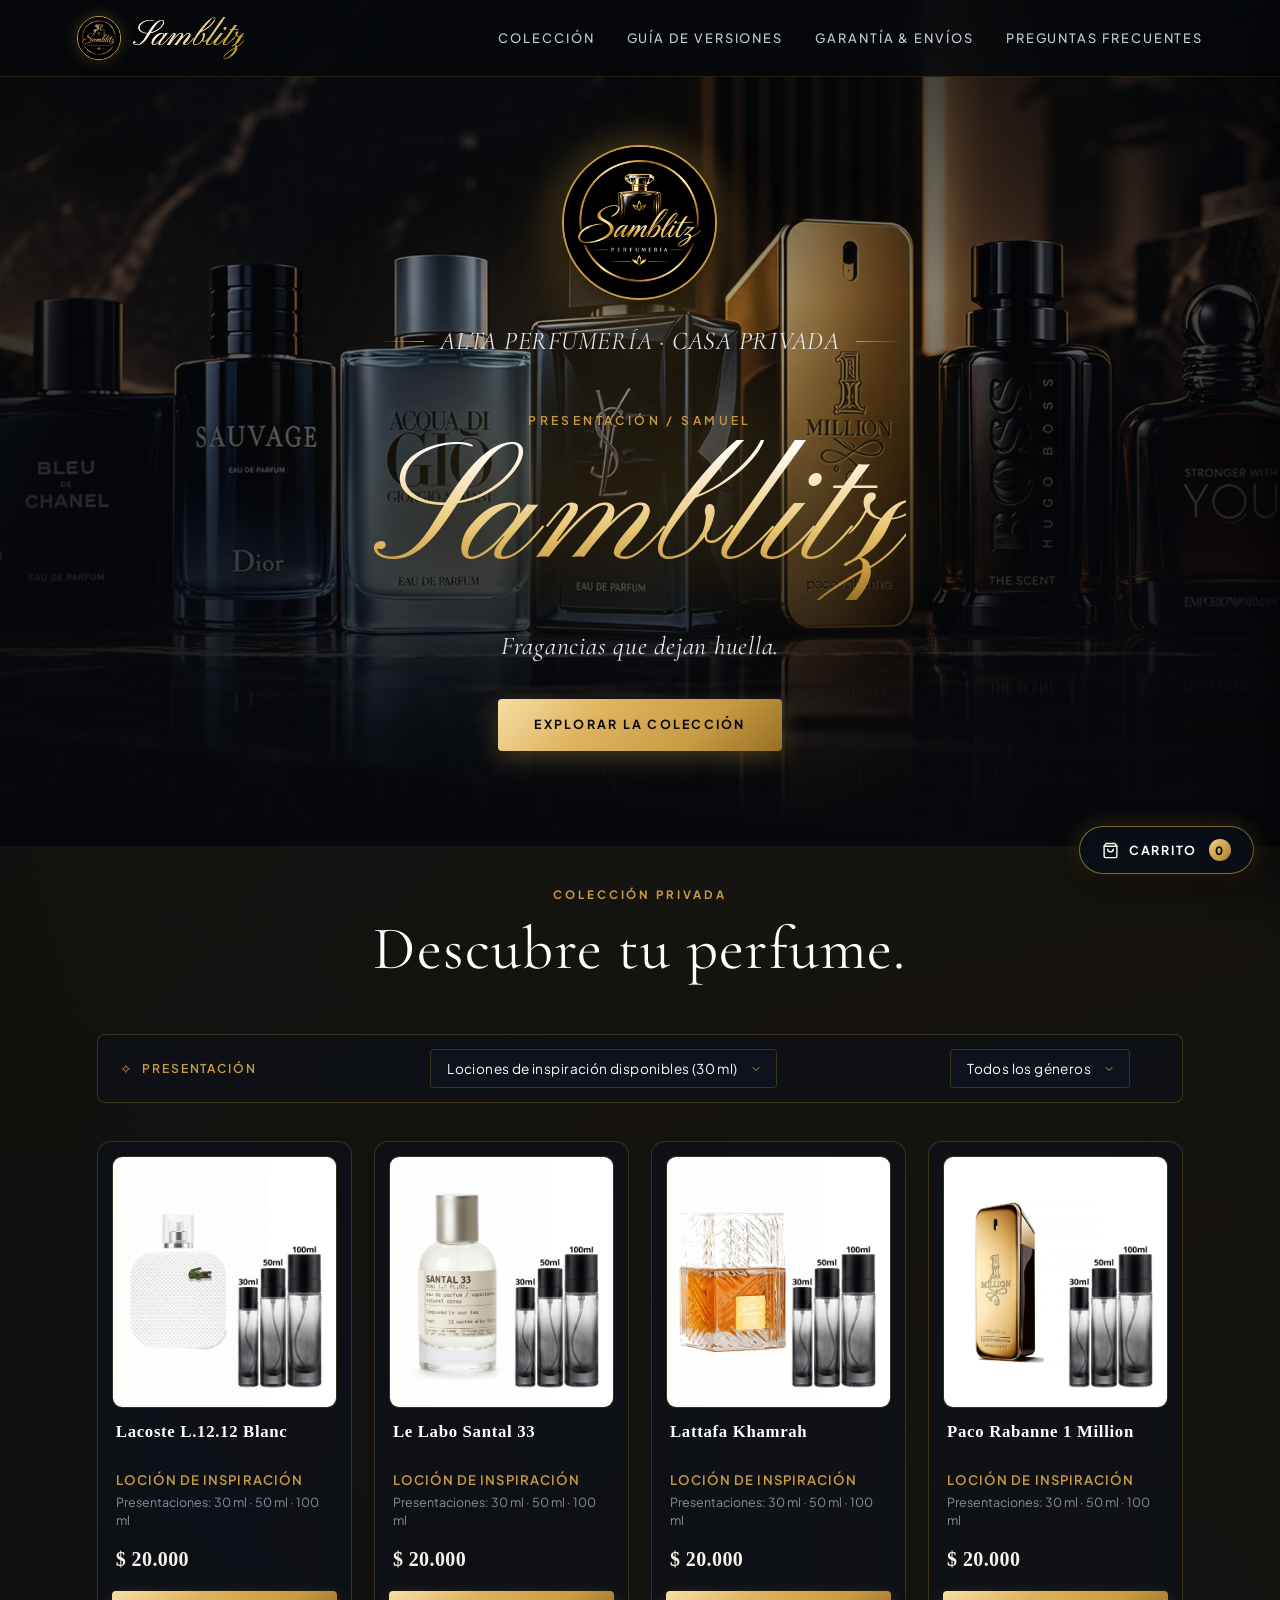
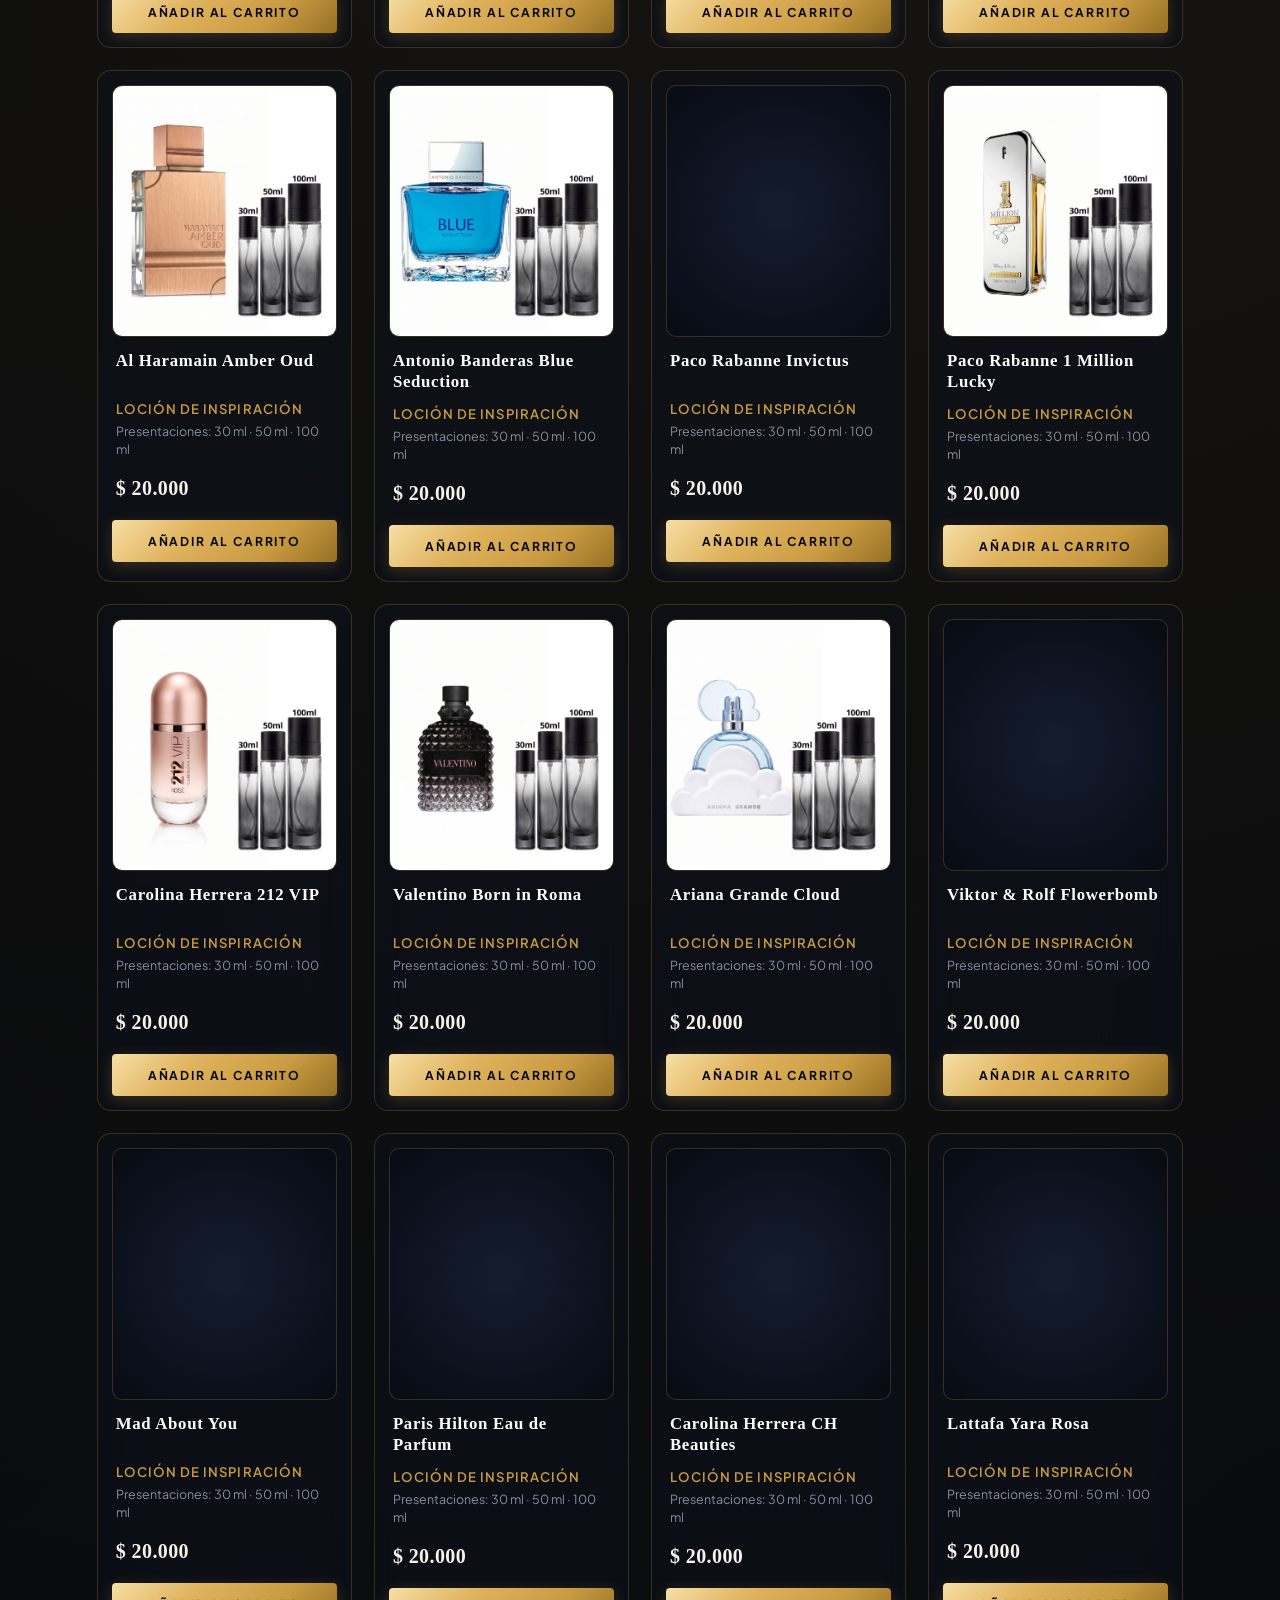
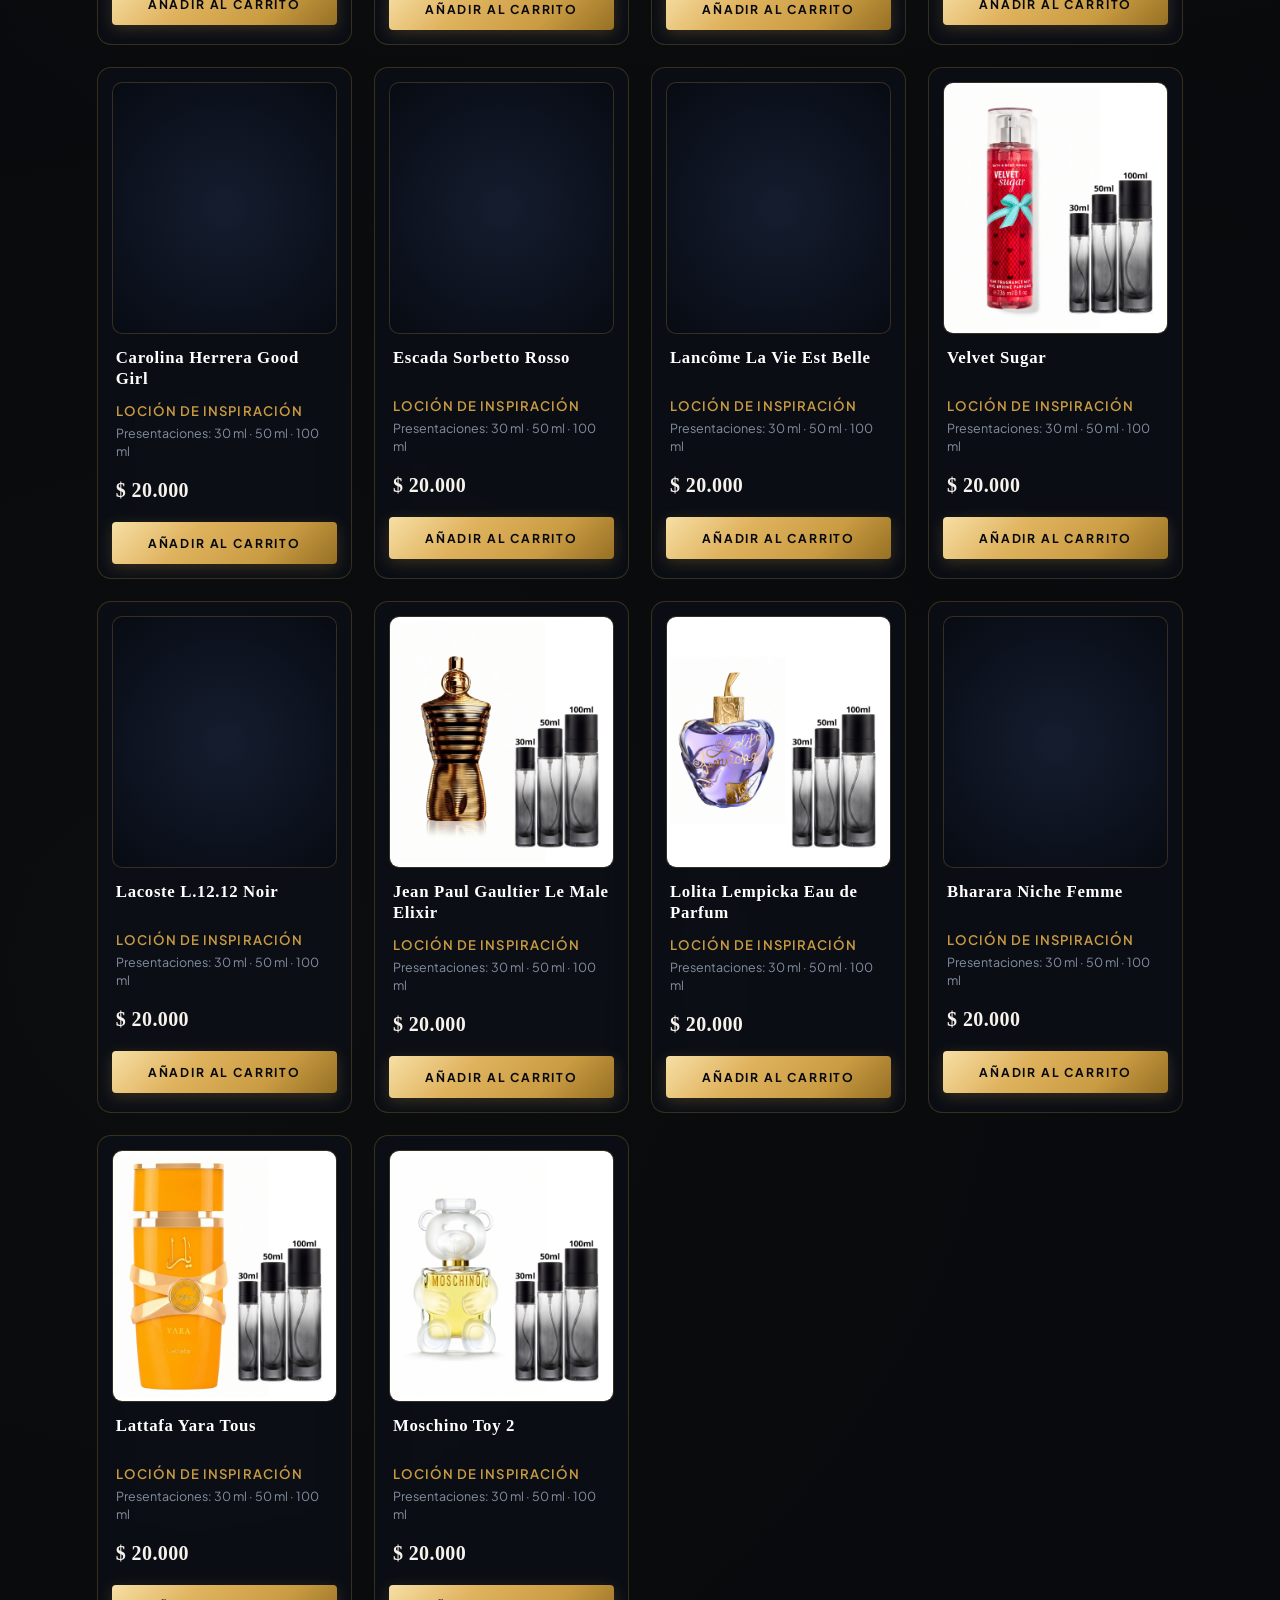
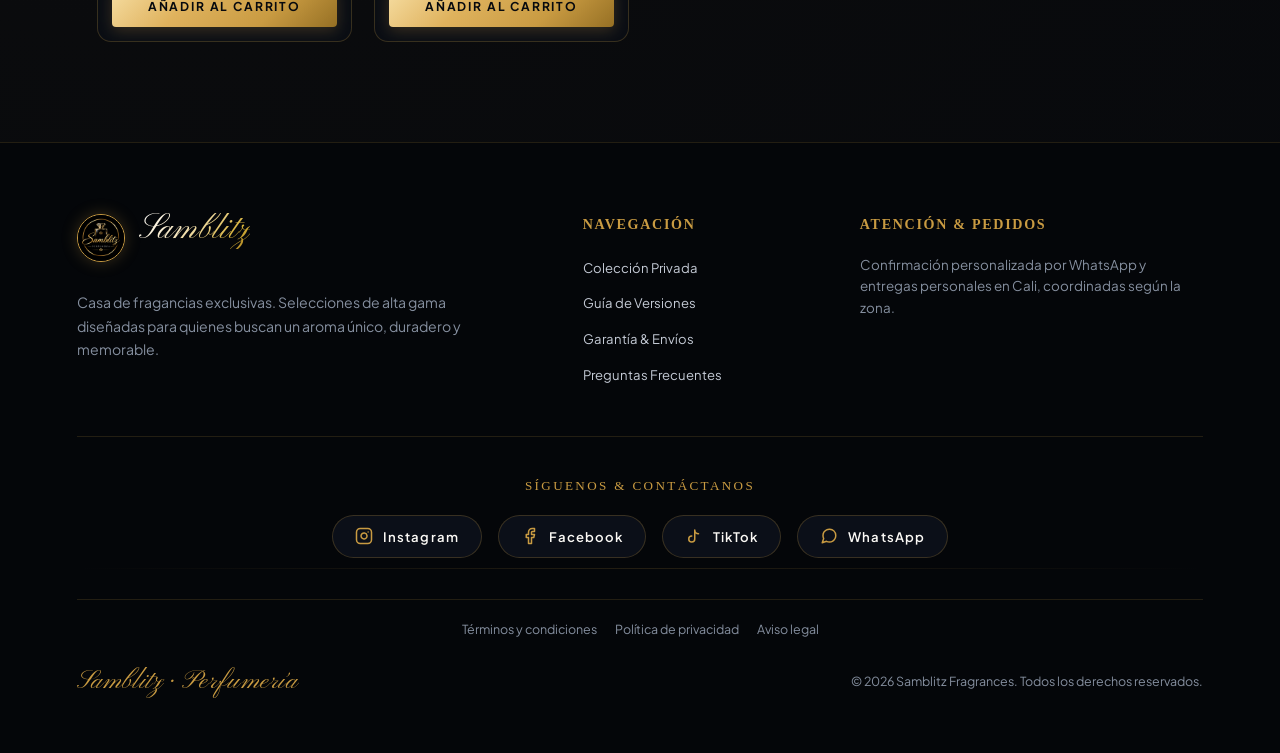
<file: index.html>
<!doctype html>
<html lang="es">
<head>
  <meta charset="UTF-8"/>
  <meta name="viewport" content="width=device-width, initial-scale=1.0"/>
  <title>Samblitz | Perfumes y lociones en Cali — Inspiraciones, decants y originales</title>
  <meta name="description" content="Compra perfumes y lociones en Cali con Samblitz: inspiraciones olfativas, decants y fragancias originales. Explora nuestra colección privada y recibe atención personalizada por WhatsApp."/>
  <meta name="keywords" content="perfumes en Cali, lociones en Cali, inspiraciones olfativas, decants de perfumes, perfumes originales, fragancias masculinas, fragancias femeninas, perfumes unisex, Samblitz"/>
  <meta name="author" content="Samblitz Perfumería"/>
  <meta name="robots" content="index, follow, max-image-preview:large"/>
  <link rel="canonical" href="https://muelinmuelin.github.io/samblitz/"/>
  <link rel="icon" type="image/png" href="./assets/samblitz-favicon.png"/>
  <link rel="apple-touch-icon" href="./assets/samblitz-favicon.png"/>
  <meta name="theme-color" content="#080a0f"/>
  <meta property="og:type" content="website"/>
  <meta property="og:title" content="Samblitz | Perfumes y lociones en Cali"/>
  <meta property="og:description" content="Inspiraciones olfativas, decants y perfumes originales. Encuentra tu fragancia ideal y compra en Cali."/>
  <meta property="og:url" content="https://muelinmuelin.github.io/samblitz/"/>
  <meta property="og:image" content="https://muelinmuelin.github.io/samblitz/assets/products/paco_rabanne_1_million.webp"/>
  <meta name="twitter:card" content="summary_large_image"/>
  <script type="application/ld+json">
  {
    "@context":"https://schema.org",
    "@type":"Store",
    "name":"Samblitz Perfumería",
    "url":"https://muelinmuelin.github.io/samblitz/",
    "logo":"https://muelinmuelin.github.io/samblitz/assets/logo.png",
    "description":"Perfumes, lociones, inspiraciones olfativas y decants en Cali.",
    "telephone":"+573163571026",
    "priceRange":"$20.000–$200.000",
    "address":{"@type":"PostalAddress","addressLocality":"Cali","addressRegion":"Valle del Cauca","addressCountry":"CO"},
    "areaServed":{"@type":"City","name":"Cali"},
    "sameAs":["https://wa.me/573163571026"]
  }
  </script>
  <link rel="dns-prefetch" href="https://fonts.googleapis.com">
  <link rel="dns-prefetch" href="https://fonts.gstatic.com">
  <link rel="preconnect" href="https://fonts.googleapis.com">
  <link rel="preconnect" href="https://fonts.gstatic.com" crossorigin>
  <link rel="stylesheet" href="https://fonts.googleapis.com/css2?family=Cormorant+Garamond:ital,wght@0,400;0,600;1,400&family=Pinyon+Script&family=Plus+Jakarta+Sans:wght@300;400;500;600;700&display=swap"/>
  <link rel="stylesheet" href="./styles.css"/>
  <style>
    @media (max-width: 768px){.mobile-menu-toggle{display:inline-flex!important;align-items:center;justify-content:center;position:relative;z-index:50;flex:0 0 42px}.nav-container{position:relative}.nav-links.is-open{display:flex!important}}
  </style>
</head>
<body>
  <a class="skip-link" href="#productos">Saltar al contenido</a>
  <!-- Global Luxury Header -->
  <header class="nav">
    <div class="nav-container">
      <a href="#top" class="brand">
        <img src="./assets/logo.webp" alt="Samblitz Perfumería Logo" class="brand-logo-img" width="40" height="40" fetchpriority="high"/>
        <span class="brand-text">Samblitz</span>
      </a>
      <nav class="nav-links">
        <a href="#productos" data-view="productos">Colección</a>
        <a href="#versiones" data-view="versiones">Guía de Versiones</a>
        <a href="#garantia" data-view="garantia">Garantía & Envíos</a>
        <a href="#faq" data-view="faq">Preguntas Frecuentes</a>
      </nav>
      <button class="mobile-menu-toggle" id="mobileMenuToggle" aria-label="Abrir menú" aria-expanded="false">☰</button>
    </div>
  </header>

  <main id="top">
    <!-- Hero Section -->
    <section class="hero">
      <div class="hero-shade"></div>
      <div class="hero-radial"></div>
      <div class="hero-copy">
        <div class="hero-logo-wrap">
          <img src="./assets/logo.webp" alt="Samblitz Perfumería" class="hero-emblem" width="120" height="120" fetchpriority="high"/>
        </div>
        <div class="hero-crest">
          <span class="crest-line"></span>
          <span class="crest-tag">ALTA PERFUMERÍA · CASA PRIVADA</span>
          <span class="crest-line"></span>
        </div>
        <p>PRESENTACIÓN / SAMUEL</p>
        <h1>Samblitz</h1>
        <span>Fragancias que dejan huella.</span>
        <div class="hero-cta-wrap">
          <a href="#productos" class="hero-btn" data-view="productos">Explorar la Colección</a>
        </div>
      </div>
    </section>

    <!-- Products Collection Section -->
    <section class="collection" id="productos">
      <div class="collection-header">
        <p class="eyebrow">COLECCIÓN PRIVADA</p>
        <h2>Descubre tu perfume.</h2>
      </div>
      <div class="filter-bar">
        <div class="filter-label-group">
          <span class="filter-icon">✧</span>
          <label for="typeFilter">Presentación</label>
        </div>
        <div class="select-wrapper">
          <select id="typeFilter">
            <option value="replica">Lociones de inspiración disponibles (30 ml)</option>
            <option value="calidad">Calidad 1.1 disponible (100 ml)</option>
            <option value="all">Ver Colección Completa</option>
          </select>
        </div>
        <div class="select-wrapper">
          <select id="genderFilter" aria-label="Filtrar por género">
            <option value="all">Todos los géneros</option>
            <option value="Hombre">Hombre</option>
            <option value="Mujer">Mujer</option>
            <option value="Unisex">Unisex</option>
          </select>
        </div>
      </div>
      <div id="products" class="grid"></div>
      <noscript>
        <div class="seo-catalog"><h3>Perfumes disponibles en Cali</h3><p>Lacoste L.12.12 Blanc · Santal 33 · Khamrah · 1 Million · Amber Oud · Blue Seduction · Invictus · 1 Million Lucky · 212 VIP · Born in Roma · Cloud · Flowerbomb · Mad About You · Paris Hilton · CH Beauties · Yara · Good Girl · Sorbetto Rosso · La Vie Est Belle · Velvet Sugar · L.12.12 Noir · Le Male Elixir · Lolita Lempicka · Bharara Niche Femme · Yara Tous · Moschino Toy 2.</p></div>
      </noscript>
    </section>

    <!-- Detail View Section (rendered dynamically by app.js) -->
    <section id="detail" class="detail" hidden></section>

    <!-- Guía de Versiones & Concentraciones (Dedicated Category Section - Standalone View) -->
    <section class="versions-section view-section" id="versiones" hidden>
      <div class="section-container">
        <div class="section-head text-center">
          <p class="eyebrow">CURADURÍA & CATEGORÍAS</p>
          <h2>Guía de Versiones.</h2>
          <p class="section-sub">Conoce la diferencia entre cada una de las presentaciones que manejamos en Samblitz.</p>
        </div>
        <div class="versions-grid">
          <article class="version-card">
            <div class="version-badge">NUESTRA ESPECIALIDAD · DISPONIBLE AHORA</div>
            <h3>¿Qué son nuestras Inspiraciones Olfativas?</h3>
            <p class="version-subline">Formulación Premium de Alta Comparabilidad</p>
            <p class="version-body">Son fragancias desarrolladas con finas esencias importadas, diseñadas para recrear con máxima fidelidad la composición de los perfumes de diseñador más icónicos. Te ofrecen una fijación garantizada de 8 a 12 horas y un balance insuperable entre elegancia y precio accesible.</p>
            <div class="version-features">
              <span>✦ Presentaciones disponibles: 30 ml · 50 ml · 100 ml</span>
            </div>
          </article>

          <article class="version-card">
            <div class="version-badge muted">GRADO PREMIUM · LA MÁXIMA EXPERIENCIA</div>
            <h3>¿Qué es la Calidad 1.1?</h3>
            <p class="version-subline">Alta Perfumería · Fidelidad Absoluta</p>
            <p class="version-body">Constituyen la cima de la fidelidad aromática. Ofrecen una recreación exacta de la pirámide olfativa (notas de salida, corazón y fondo) junto con la misma presentación original: frasco, tapa, atomizador, caja y empaque son idénticos en diseño, peso y acabados al producto original.</p>
            <div class="version-features">
              <span>◈ Presentación: Formato idéntico al original con empaque y frasco</span>
              <span>◈ Rendimiento: Máxima complejidad aromática, evolución y fijación de larga duración</span>
            </div>
          </article>

          <article class="version-card">
            <div class="version-badge muted">SELLO OFICIAL · AUTENTICIDAD GARANTIZADA</div>
            <h3>¿Qué son los Perfumes Originales?</h3>
            <p class="version-subline">Marcas Internacionales · 100% Auténticos</p>
            <p class="version-body">Fragancias legítimas de las Casas de Perfumería más prestigiosas del mundo. Se entregan en su caja original sellada de fábrica y código de lote totalmente verificable para tu tranquilidad.</p>
            <div class="version-features">
              <span>◈ Garantía: Autenticidad absoluta en cada compra</span>
              <span>◈ Presentación: Empaque oficial de fábrica sellado de origen</span>
            </div>
          </article>

          <article class="version-card">
            <div class="version-badge muted">MUESTRAS PORTÁTILES · TU COLECCIÓN COMPACTA</div>
            <h3>¿Qué son los Decants?</h3>
            <p class="version-subline">Perfumería de Bolsillo · 100% Fragancia Pura</p>
            <p class="version-body">Porciones de fragancia extraídas directamente del frasco original y envasadas en frascos de vidrio. La opción perfecta para viajar, probar cómo reacciona la fragancia en tu piel o crear una colección variada sin comprar la botella entera.</p>
            <div class="version-features">
              <span>◈ Presentaciones y rendimiento:</span>
              <span>5 ml: ~75 atomizaciones · 10 ml: ~150 atomizaciones · 15 ml: ~220 atomizaciones</span>
            </div>
          </article>
        </div>
      </div>
    </section>

    <!-- Garantía y Envíos (Expanded Section - Standalone View) -->
    <section class="guarantee-section view-section" id="garantia" hidden>
      <div class="section-container">
        <div class="section-head text-center">
          <p class="eyebrow">ENTREGA & ACOMPAÑAMIENTO</p>
          <h2>Entregas y Atención.</h2>
          <p class="section-sub">Coordinamos personalmente tu pedido y resolvemos tus inquietudes para que recibas tu perfume en Cali con tranquilidad.</p>
        </div>
        <div class="guarantee-grid">
          <div class="guarantee-card">
            <div class="guarantee-icon">✦</div>
            <h4>Fijación & Maceración Prolongada</h4>
            <p>Cuidamos la preparación de cada fragancia y seleccionamos presentaciones pensadas para ofrecer una estela agradable, equilibrada y duradera durante el día.</p>
          </div>
          <div class="guarantee-card">
            <div class="guarantee-icon">◈</div>
            <h4>Entregas Personales en Cali</h4>
            <p>Realizamos entregas personales en Cali. El tiempo puede variar según la zona, la disponibilidad y la coordinación del pedido.</p>
          </div>
          <div class="guarantee-card">
            <div class="guarantee-icon">✦</div>
            <h4>Confirmación y Atención Personalizada</h4>
            <p>Confirmamos contigo los productos, tu nombre y la dirección de entrega. También atendemos tus inquietudes y te orientamos para elegir la fragancia adecuada.</p>
          </div>
        </div>
      </div>
    </section>

    <!-- Preguntas Frecuentes (FAQ Section - Standalone View) -->
    <section class="faq-section view-section" id="faq" hidden>
      <div class="section-container">
        <div class="section-head text-center">
          <p class="eyebrow">RESOLVEMOS TUS DUDAS</p>
          <h2>Preguntas Frecuentes.</h2>
          <p class="section-sub">Todo lo que necesitas saber para realizar tu pedido con total seguridad.</p>
        </div>
        <div class="faq-list">
          <details class="faq-item" open>
            <summary class="faq-question">
              <span>¿Cómo realizo y confirmo mi compra?</span>
              <span class="faq-chevron"></span>
            </summary>
            <div class="faq-answer">
              <p>Es muy sencillo: exploras nuestra colección privada, seleccionas la fragancia que deseas y la añades al carrito. Luego abres tu bolsa y presionas <strong>«Confirmar compra por WhatsApp»</strong>. Se abrirá automáticamente un chat con nosotros con el resumen de tu pedido para coordinar tus datos de despacho y pago.</p>
            </div>
          </details>

          <details class="faq-item">
            <summary class="faq-question">
              <span>¿Cuánto tiempo tarda en llegar mi pedido?</span>
              <span class="faq-chevron"></span>
            </summary>
            <div class="faq-answer">
              <p>Realizamos entregas personales en Cali. El tiempo de entrega puede variar según la zona y la coordinación del pedido; confirmaremos contigo el momento de entrega por WhatsApp.</p>
            </div>
          </details>

          <details class="faq-item">
            <summary class="faq-question">
              <span>¿Cuáles son los medios de pago disponibles?</span>
              <span class="faq-chevron"></span>
            </summary>
            <div class="faq-answer">
              <p>Puedes pagar por <strong>Nequi, Llaves</strong> o <strong>pago contra entrega</strong>, según la disponibilidad para tu zona. Confirmamos el método de pago al coordinar tu pedido.</p>
            </div>
          </details>

          <details class="faq-item">
            <summary class="faq-question">
              <span>¿Puedo recibir asesoría para elegir mi perfume ideal?</span>
              <span class="faq-chevron"></span>
            </summary>
            <div class="faq-answer">
              <p>¡Por supuesto! Escríbenos directamente por WhatsApp contándonos qué notas prefieres (amaderadas, dulces, cítricas, florales o frescas) y la ocasión en que planeas usarlo. Nuestro curador te guiará para encontrar tu firma olfativa perfecta.</p>
            </div>
          </details>
        </div>
      </div>
    </section>

    <section class="info-section view-section" id="terminos" hidden><div class="section-container"><div class="section-head text-center"><p class="eyebrow">INFORMACIÓN LEGAL</p><h2>Términos y condiciones.</h2><p class="section-sub">Al realizar un pedido confirmas que revisaste la fragancia, la presentación, el precio y las condiciones de entrega acordadas por WhatsApp.</p></div></div></section>
    <section class="info-section view-section" id="privacidad" hidden><div class="section-container"><div class="section-head text-center"><p class="eyebrow">INFORMACIÓN LEGAL</p><h2>Política de privacidad.</h2><p class="section-sub">Usamos los datos que compartes únicamente para confirmar tu pedido, coordinar la entrega y atender tus consultas. No vendemos tus datos personales.</p></div></div></section>
    <section class="info-section view-section" id="aviso-legal" hidden><div class="section-container"><div class="section-head text-center"><p class="eyebrow">INFORMACIÓN LEGAL</p><h2>Aviso legal.</h2><p class="section-sub">Samblitz ofrece inspiraciones olfativas, decants y perfumes originales claramente identificados. Las marcas mencionadas pertenecen a sus respectivos titulares y se usan solo para describir referencias aromáticas.</p></div></div></section>

  </main>

  <!-- Slide-Over Shopping Cart Drawer -->
  <aside id="cart" class="cart" aria-label="Carrito">
    <div class="cart-head">
      <h2>Tu carrito</h2>
      <button id="closeCart" aria-label="Cerrar carrito">×</button>
    </div>
    <div id="cartItems"></div>
    <p id="cartMessage" class="cart-message" role="status" aria-live="polite"></p>
    <div class="cart-total">
      <span>Total</span>
      <strong id="cartTotal">$0</strong>
    </div>
    <button id="confirmOrder" class="gold full">Confirmar compra por WhatsApp</button>
  </aside>

  <!-- Floating Cart Talisman -->
  <button id="cartToggle" class="cart-toggle">
    <svg width="17" height="17" viewBox="0 0 24 24" fill="none" stroke="currentColor" stroke-width="2" stroke-linecap="round" stroke-linejoin="round">
      <path d="M6 2L3 6v14a2 2 0 0 0 2 2h14a2 2 0 0 0 2-2V6l-3-4z"></path>
      <line x1="3" y1="6" x2="21" y2="6"></line>
      <path d="M16 10a4 4 0 0 1-8 0"></path>
    </svg>
    <span>Carrito</span>
    <span id="cartCount">0</span>
  </button>

  <!-- Footer with Social Media & WhatsApp Contact -->
  <footer>
    <div class="footer-container">
      <div class="footer-top">
        <div class="footer-brand-col">
          <div class="footer-logo-row">
            <img src="./assets/logo.webp" alt="Samblitz Perfumería" class="footer-logo-img" width="56" height="56" loading="lazy"/>
            <span class="brand">Samblitz</span>
          </div>
          <p class="footer-desc">Casa de fragancias exclusivas. Selecciones de alta gama diseñadas para quienes buscan un aroma único, duradero y memorable.</p>
        </div>
        <div class="footer-links-col">
          <h5>Navegación</h5>
          <ul>
            <li><a href="#productos" data-view="productos">Colección Privada</a></li>
            <li><a href="#versiones" data-view="versiones">Guía de Versiones</a></li>
            <li><a href="#garantia" data-view="garantia">Garantía & Envíos</a></li>
            <li><a href="#faq" data-view="faq">Preguntas Frecuentes</a></li>
          </ul>
        </div>
        <div class="footer-contact-col">
          <h5>Atención & Pedidos</h5>
          <p>Confirmación personalizada por WhatsApp y entregas personales en Cali, coordinadas según la zona.</p>
        </div>
      </div>

      <!-- Social Media & Contact Links -->
      <div class="footer-social-bar">
        <div class="social-header">
          <span>Síguenos & Contáctanos</span>
        </div>
        <div class="social-links-grid">
          <a href="#" class="social-pill instagram" target="_blank" rel="noopener noreferrer" aria-label="Instagram Samblitz">
            <svg width="18" height="18" viewBox="0 0 24 24" fill="none" stroke="currentColor" stroke-width="2" stroke-linecap="round" stroke-linejoin="round">
              <rect x="2" y="2" width="20" height="20" rx="5" ry="5"></rect>
              <path d="M16 11.37A4 4 0 1 1 12.63 8 4 4 0 0 1 16 11.37z"></path>
              <line x1="17.5" y1="6.5" x2="17.51" y2="6.5"></line>
            </svg>
            <span>Instagram</span>
          </a>

          <a href="https://www.facebook.com/share/p/1DuYLCPNxd/" class="social-pill facebook" target="_blank" rel="noopener noreferrer" aria-label="Facebook Samblitz">
            <svg width="18" height="18" viewBox="0 0 24 24" fill="none" stroke="currentColor" stroke-width="2" stroke-linecap="round" stroke-linejoin="round">
              <path d="M18 2h-3a5 5 0 0 0-5 5v3H7v4h3v8h4v-8h3l1-4h-4V7a1 1 0 0 1 1-1h3z"></path>
            </svg>
            <span>Facebook</span>
          </a>

          <a href="https://www.tiktok.com/@samuellociones" class="social-pill tiktok" target="_blank" rel="noopener noreferrer" aria-label="TikTok Samblitz">
            <svg width="18" height="18" viewBox="0 0 24 24" fill="none" stroke="currentColor" stroke-width="2" stroke-linecap="round" stroke-linejoin="round">
              <path d="M9 12a4 4 0 1 0 4 4V4a5 5 0 0 0 5 5"></path>
            </svg>
            <span>TikTok</span>
          </a>

          <a href="https://wa.me/573163571026" class="social-pill whatsapp" target="_blank" rel="noopener noreferrer" aria-label="WhatsApp Samblitz">
            <svg width="18" height="18" viewBox="0 0 24 24" fill="none" stroke="currentColor" stroke-width="2" stroke-linecap="round" stroke-linejoin="round">
              <path d="M21 11.5a8.38 8.38 0 0 1-.9 3.8 8.5 8.5 0 0 1-7.6 4.7 8.38 8.38 0 0 1-3.8-.9L3 21l1.9-5.7a8.38 8.38 0 0 1-.9-3.8 8.5 8.5 0 0 1 4.7-7.6 8.38 8.38 0 0 1 3.8-.9h.5a8.48 8.48 0 0 1 8 8v.5z"></path>
            </svg>
            <span>WhatsApp</span>
          </a>
        </div>
      </div>

      <div class="footer-line"></div>
      <nav class="footer-legal" aria-label="Información legal">
        <a href="#terminos" data-view="terminos">Términos y condiciones</a>
        <a href="#privacidad" data-view="privacidad">Política de privacidad</a>
        <a href="#aviso-legal" data-view="aviso-legal">Aviso legal</a>
      </nav>
      <div class="footer-row">
        <span class="brand-mini">Samblitz · Perfumería</span>
        <span>© <span id="currentYear"></span> Samblitz Fragrances. Todos los derechos reservados.</span>
      </div>
    </div>
  </footer>

  <script>
    document.querySelector('#mobileMenuToggle').addEventListener('click',function(){const nav=document.querySelector('.nav-links');const open=nav.classList.toggle('is-open');this.setAttribute('aria-expanded',open?'true':'false');this.textContent=open?'×':'☰'});
    document.querySelectorAll('.nav-links a').forEach(a=>a.addEventListener('click',()=>{document.querySelector('.nav-links').classList.remove('is-open');document.querySelector('#mobileMenuToggle').textContent='☰';document.querySelector('#mobileMenuToggle').setAttribute('aria-expanded','false')}));
  </script>
  <script src="./app.js?v=20260927-images"></script>
</body>
</html>
</file>
<file: styles.css>
/* Fonts loaded via <link> in HTML for zero render-blocking latency */

:root {
  --bg-main: #06080c;
  --bg-surface: #0a0e16;
  --bg-surface-elevated: #101522;
  --bg-card: rgba(12, 17, 26, 0.62);
  --bg-card-hover: rgba(17, 23, 36, 0.80);
  --bg-drawer: rgba(7, 10, 16, 0.97);

  --gold: #c99b42;
  --gold-light: #fbeacf;
  --gold-bright: #dfb25d;
  --gold-deep: #967024;
  --gold-glow: rgba(201, 155, 66, 0.26);
  --gold-border: rgba(201, 155, 66, 0.24);
  --gold-border-bright: rgba(201, 155, 66, 0.65);
  --gold-gradient: linear-gradient(135deg, #f7dfa5 0%, #dfb25d 35%, #c99b42 70%, #967024 100%);
  --gold-gradient-hover: linear-gradient(135deg, #fff2ce 0%, #eed080 35%, #dfb25d 70%, #a87e2a 100%);
  --gold-gradient-subtle: linear-gradient(135deg, rgba(201, 155, 66, 0.14) 0%, rgba(201, 155, 66, 0.02) 100%);

  --text-primary: #fbf9f5;
  --text-secondary: #c5cbd6;
  --text-muted: #858f9f;
  --line: rgba(201, 155, 66, 0.16);
  --line-subtle: rgba(255, 255, 255, 0.07);
}

* {
  box-sizing: border-box;
}

[hidden] {
  display: none !important;
}

html {
  scroll-behavior: smooth;
  color-scheme: dark;
}

body {
  margin: 0;
  background-color: var(--bg-main);
  background-image: 
    radial-gradient(circle at 50% 0%, rgba(201, 155, 66, 0.08) 0%, transparent 60%),
    radial-gradient(circle at 85% 30%, rgba(201, 155, 66, 0.04) 0%, transparent 50%),
    radial-gradient(circle at 15% 75%, rgba(201, 155, 66, 0.03) 0%, transparent 45%);
  color: var(--text-primary);
  font-family: 'Plus Jakarta Sans', -apple-system, BlinkMacSystemFont, 'Segoe UI', Roboto, sans-serif;
  line-height: 1.6;
  -webkit-font-smoothing: antialiased;
  -moz-osx-font-smoothing: grayscale;
  overflow-x: hidden;
}

::selection {
  background: var(--gold);
  color: #07090e;
}

/* Custom Scrollbar */
::-webkit-scrollbar {
  width: 8px;
}
::-webkit-scrollbar-track {
  background: #06080c;
}
::-webkit-scrollbar-thumb {
  background: #1e2638;
  border-radius: 4px;
  border: 1px solid var(--gold-border);
}
::-webkit-scrollbar-thumb:hover {
  background: var(--gold);
}

/* ==========================================================================
   NAVIGATION
   ========================================================================== */
.nav {
  position: fixed;
  z-index: 50;
  top: 0;
  left: 0;
  width: 100%;
  padding: 16px 6vw;
  background: rgba(6, 8, 12, 0.82);
  backdrop-filter: blur(20px);
  -webkit-backdrop-filter: blur(20px);
  border-bottom: 1px solid var(--line);
  transition: all 0.3s ease;
}

.nav-container {
  max-width: 1240px;
  margin: 0 auto;
  display: flex;
  align-items: center;
  justify-content: space-between;
}
.mobile-menu-toggle { display: none; }

.brand {
  display: inline-flex;
  align-items: center;
  gap: 12px;
  text-decoration: none;
  color: #ffffff;
}

.brand-logo-img {
  width: 44px;
  height: 44px;
  border-radius: 50%;
  object-fit: cover;
  border: 1.5px solid var(--gold);
  box-shadow: 0 0 16px var(--gold-glow);
  transition: transform 0.35s ease, box-shadow 0.35s ease;
}

.brand:hover .brand-logo-img {
  transform: rotate(5deg) scale(1.06);
  box-shadow: 0 0 24px rgba(201, 155, 66, 0.55);
}

/* All Samblitz Brand Text in Fluid Luxury Cursive Script */
.brand-text, 
.brand {
  font-family: 'Pinyon Script', 'Alex Brush', 'Great Vibes', cursive;
  font-weight: 400;
  font-size: 2.2rem;
  letter-spacing: 0.02em;
  text-transform: none;
  color: #ffffff;
  background: linear-gradient(135deg, #ffffff 0%, #f6e6be 40%, #d4af37 80%, #aa8022 100%);
  -webkit-background-clip: text;
  -webkit-text-fill-color: transparent;
  line-height: 1;
}

.nav-links {
  display: flex;
  align-items: center;
  gap: 32px;
}

.nav-links a {
  color: var(--text-secondary);
  text-decoration: none;
  font-size: 0.8rem;
  font-weight: 500;
  letter-spacing: 0.15em;
  text-transform: uppercase;
  transition: color 0.25s ease;
  position: relative;
  padding: 4px 0;
}

.nav-links a:after {
  content: '';
  position: absolute;
  bottom: 0;
  left: 0;
  width: 0;
  height: 1px;
  background: var(--gold);
  transition: width 0.25s ease;
}

.nav-links a:hover {
  color: var(--gold-light);
}

.nav-links a:hover:after {
  width: 100%;
}

.nav-actions {
  display: flex;
  align-items: center;
}

.nav-cart-trigger {
  background: rgba(201, 155, 66, 0.08);
  border: 1px solid var(--gold-border);
  color: var(--gold-light);
  padding: 8px 16px;
  border-radius: 999px;
  font-family: 'Plus Jakarta Sans', sans-serif;
  font-size: 0.78rem;
  font-weight: 600;
  letter-spacing: 0.12em;
  text-transform: uppercase;
  display: inline-flex;
  align-items: center;
  gap: 8px;
  cursor: pointer;
  transition: all 0.25s ease;
}

.nav-cart-trigger:hover {
  background: rgba(201, 155, 66, 0.18);
  border-color: var(--gold);
  color: #ffffff;
  box-shadow: 0 0 15px var(--gold-glow);
}

/* ==========================================================================
   HERO SECTION
   ========================================================================== */
.hero {
  min-height: 94vh;
  position: relative;
  display: flex;
  align-items: center;
  justify-content: center;
  background: #06080c url('./assets/hero.png') center/cover no-repeat;
  padding: 140px 6vw 90px;
  overflow: hidden;
}

.hero-shade {
  position: absolute;
  inset: 0;
  background: 
    radial-gradient(circle at 50% 50%, rgba(6, 8, 12, 0.22) 0%, rgba(6, 8, 12, 0.68) 68%, rgba(6, 8, 12, 0.92) 100%),
    linear-gradient(180deg, rgba(6, 8, 12, 0.45) 0%, transparent 35%, rgba(6, 8, 12, 0.8) 85%, #06080c 100%);
  pointer-events: none;
}

.hero-radial {
  position: absolute;
  top: 50%;
  left: 50%;
  transform: translate(-50%, -50%);
  width: min(740px, 92vw);
  height: min(460px, 62vw);
  background: radial-gradient(ellipse at center, rgba(201, 155, 66, 0.18) 0%, rgba(201, 155, 66, 0.05) 50%, transparent 75%);
  filter: blur(50px);
  pointer-events: none;
}

.hero-copy {
  position: relative;
  z-index: 2;
  text-align: center;
  max-width: 880px;
  margin: 0 auto;
}

/* Centered Luxury Logo Emblem in Hero */
.hero-logo-wrap {
  margin-bottom: 22px;
  display: flex;
  justify-content: center;
}

.hero-emblem {
  width: clamp(115px, 16vw, 155px);
  height: clamp(115px, 16vw, 155px);
  border-radius: 50%;
  object-fit: cover;
  border: 2px solid var(--gold);
  box-shadow: 0 12px 40px rgba(0, 0, 0, 0.88), 0 0 35px var(--gold-glow);
  filter: drop-shadow(0 8px 24px rgba(201, 155, 66, 0.4));
  transition: transform 0.5s ease, box-shadow 0.5s ease;
}

.hero-emblem:hover {
  transform: scale(1.05) rotate(2deg);
  box-shadow: 0 16px 48px rgba(0, 0, 0, 0.92), 0 0 48px rgba(201, 155, 66, 0.6);
}

.hero-crest {
  display: inline-flex;
  align-items: center;
  justify-content: center;
  gap: 16px;
  margin-bottom: 16px;
}

.crest-line {
  width: 44px;
  height: 1px;
  background: linear-gradient(90deg, transparent, var(--gold));
}

.crest-line:last-child {
  background: linear-gradient(90deg, var(--gold), transparent);
}

.crest-tag {
  font-family: 'Plus Jakarta Sans', sans-serif;
  font-size: 0.68rem;
  font-weight: 600;
  letter-spacing: 0.32em;
  color: var(--gold-bright);
  text-transform: uppercase;
}

.hero-copy p {
  font-family: 'Plus Jakarta Sans', sans-serif;
  letter-spacing: 0.28em;
  color: var(--gold);
  font-size: 0.76rem;
  font-weight: 600;
  text-transform: uppercase;
  margin: 0 0 10px;
}

/* Samblitz Title in Gorgeous, Fluid Luxury Cursive Calligraphy */
.hero-copy h1 {
  font-family: 'Pinyon Script', 'Alex Brush', 'Great Vibes', cursive;
  font-size: clamp(5.2rem, 15vw, 10.5rem);
  font-weight: 400;
  font-style: normal;
  letter-spacing: 0.02em;
  text-transform: none;
  line-height: 0.95;
  color: var(--gold);
  background: linear-gradient(180deg, #ffffff 0%, #faecd0 20%, #e8c673 55%, #c99b42 80%, #9a7322 100%);
  -webkit-background-clip: text;
  -webkit-text-fill-color: transparent;
  margin: 0.06em 0 0.16em;
  filter: drop-shadow(0 10px 30px rgba(0, 0, 0, 0.85)) drop-shadow(0 0 35px rgba(201, 155, 66, 0.38));
}

.hero-copy span {
  font-family: 'Cormorant Garamond', Georgia, serif;
  font-size: clamp(1.2rem, 2.4vw, 1.6rem);
  font-weight: 400;
  font-style: italic;
  color: #e2e7f2;
  letter-spacing: 0.03em;
  display: block;
  max-width: 640px;
  margin: 0 auto 34px;
  line-height: 1.5;
}

.hero-cta-wrap {
  display: flex;
  align-items: center;
  justify-content: center;
  gap: 16px;
}

.hero-btn {
  display: inline-flex;
  align-items: center;
  gap: 10px;
  padding: 16px 36px;
  background: var(--gold-gradient);
  color: #07090e;
  font-family: 'Plus Jakarta Sans', sans-serif;
  font-size: 0.78rem;
  font-weight: 700;
  letter-spacing: 0.18em;
  text-transform: uppercase;
  text-decoration: none;
  border-radius: 4px;
  box-shadow: 0 8px 25px rgba(201, 155, 66, 0.3);
  transition: all 0.35s cubic-bezier(0.16, 1, 0.3, 1);
}

.hero-btn:hover {
  background: var(--gold-gradient-hover);
  transform: translateY(-2px);
  box-shadow: 0 12px 32px rgba(201, 155, 66, 0.45);
}

/* ==========================================================================
   SMOOTH SCROLL MARGINS (Precise Section Landing beneath Fixed Navbar)
   ========================================================================== */
#productos,
#versiones,
#garantia,
#faq,
#experiencia {
  scroll-margin-top: 85px;
}

/* ==========================================================================
   COLLECTION SECTION
   ========================================================================== */
.collection {
  max-width: 1240px;
  margin: 0 auto;
  padding: 40px 6vw 100px;
}

.collection-header {
  text-align: center;
  max-width: 720px;
  margin: 0 auto 50px;
}

.eyebrow {
  font-family: 'Plus Jakarta Sans', sans-serif;
  letter-spacing: 0.26em;
  color: var(--gold);
  font-size: 0.72rem;
  font-weight: 700;
  text-transform: uppercase;
  margin: 0 0 10px;
}

.collection h2 {
  font-family: 'Cormorant Garamond', Georgia, serif;
  font-size: clamp(2.4rem, 4.8vw, 3.8rem);
  font-weight: 400;
  letter-spacing: 0.02em;
  line-height: 1.15;
  margin: 0 0 14px;
  color: #ffffff;
}

.collection-sub {
  font-size: 0.95rem;
  color: var(--text-secondary);
  margin: 0;
}

/* Filter Bar */
.filter-bar {
  display: flex;
  align-items: center;
  justify-content: space-between;
  gap: 16px;
  margin-bottom: 38px;
  padding: 14px 22px;
  background: var(--bg-card);
  border: 1px solid var(--gold-border);
  border-radius: 8px;
  backdrop-filter: blur(12px);
}

.filter-label-group {
  display: flex;
  align-items: center;
  gap: 10px;
}

.filter-icon {
  color: var(--gold);
  font-size: 0.9rem;
}

.filter-bar label {
  font-size: 0.76rem;
  letter-spacing: 0.16em;
  text-transform: uppercase;
  color: var(--gold);
  font-weight: 600;
}

.select-wrapper {
  position: relative;
}

.filter-bar select {
  background: #0d121c;
  color: #fbf9f5;
  border: 1px solid var(--gold-border);
  padding: 10px 38px 10px 16px;
  border-radius: 4px;
  font-family: 'Plus Jakarta Sans', sans-serif;
  font-size: 0.85rem;
  letter-spacing: 0.03em;
  outline: none;
  cursor: pointer;
  appearance: none;
  -webkit-appearance: none;
  background-image: url("data:image/svg+xml,%3Csvg xmlns='http://www.w3.org/2000/svg' width='12' height='12' viewBox='0 0 24 24' fill='none' stroke='%23c99b42' stroke-width='2' stroke-linecap='round' stroke-linejoin='round'%3E%3Cpolyline points='6 9 12 15 18 9'%3E%3C/polyline%3E%3C/svg%3E");
  background-repeat: no-repeat;
  background-position: right 14px center;
  transition: all 0.25s ease;
}

.filter-bar select:hover,
.filter-bar select:focus {
  border-color: var(--gold);
  box-shadow: 0 0 14px var(--gold-glow);
}

/* ==========================================================================
   PRODUCT GRID & EXPANDING INTERACTIVE CARDS
   ========================================================================== */
.grid {
  display: grid;
  grid-template-columns: repeat(4, 1fr);
  gap: 22px;
}

.card {
  background: var(--bg-card);
  border: 1px solid var(--gold-border);
  border-radius: 14px;
  padding: 14px;
  display: flex;
  flex-direction: column;
  position: relative;
  overflow: hidden;
  backdrop-filter: blur(14px);
  -webkit-backdrop-filter: blur(14px);
  cursor: pointer;
  transition: transform 0.45s cubic-bezier(0.16, 1, 0.3, 1),
              box-shadow 0.45s cubic-bezier(0.16, 1, 0.3, 1),
              border-color 0.35s ease,
              background 0.35s ease;
}

/* The lotion ensemble expands on hover to signal clickability */
.card:hover {
  background: var(--bg-card-hover);
  border-color: var(--gold-border-bright);
  transform: translateY(-8px) scale(1.025);
  box-shadow: 0 26px 50px -10px rgba(0, 0, 0, 0.9), 0 0 30px var(--gold-glow);
}

.visual {
  aspect-ratio: 1 / 1.12;
  border-radius: 10px;
  overflow: hidden;
  position: relative;
  background: radial-gradient(circle at center, #151d2f 0%, #070b13 100%);
  border: 1px solid rgba(201, 155, 66, 0.24);
  padding: 0;
  width: 100%;
  cursor: pointer;
  outline: none;
  transition: transform 0.5s cubic-bezier(0.16, 1, 0.3, 1),
              border-color 0.35s ease,
              box-shadow 0.5s cubic-bezier(0.16, 1, 0.3, 1);
}

/* Expanding the entire perfume container */
.card:hover .visual,
.visual:hover {
  transform: scale(1.045);
  border-color: var(--gold);
  box-shadow: 0 12px 30px rgba(0, 0, 0, 0.75), 0 0 25px var(--gold-glow);
}

.visual img {
  width: 100%;
  height: 100%;
  object-fit: cover;
  display: block;
  transition: transform 0.7s cubic-bezier(0.16, 1, 0.3, 1);
}

.card:hover .visual img,
.visual:hover img {
  transform: scale(1.1);
}

/* Interactive click hint badge that fades in on hover */
.visual::after {
  content: 'Ver Detalle ↗';
  position: absolute;
  bottom: 12px;
  left: 50%;
  transform: translateX(-50%) translateY(10px);
  background: rgba(7, 10, 16, 0.88);
  backdrop-filter: blur(10px);
  -webkit-backdrop-filter: blur(10px);
  border: 1px solid var(--gold);
  color: var(--gold-light);
  font-family: 'Plus Jakarta Sans', sans-serif;
  font-size: 0.68rem;
  font-weight: 700;
  letter-spacing: 0.14em;
  text-transform: uppercase;
  padding: 5px 14px;
  border-radius: 999px;
  opacity: 0;
  pointer-events: none;
  transition: opacity 0.35s ease, transform 0.35s cubic-bezier(0.16, 1, 0.3, 1);
  z-index: 4;
  box-shadow: 0 4px 15px rgba(0, 0, 0, 0.7);
  white-space: nowrap;
}

.card:hover .visual::after,
.visual:hover::after {
  opacity: 1;
  transform: translateX(-50%) translateY(0);
}

.progress {
  position: absolute;
  bottom: 0;
  left: 0;
  height: 3px;
  background: var(--gold-gradient);
  box-shadow: 0 0 10px var(--gold);
  width: 0;
  z-index: 3;
}

/* ==========================================================================
   AVAILABILITY & VIGNETTE STYLING
   ========================================================================== */
/* The availability badge is strictly hidden for available products */
.availability,
.visual:not(.sold-out) .availability {
  display: none !important;
}

/* Outward vignette overlay on image when sold out */
.visual.sold-out::before {
  content: '';
  position: absolute;
  inset: 0;
  background: radial-gradient(circle at center, rgba(6, 8, 14, 0.4) 0%, rgba(6, 8, 14, 0.78) 55%, rgba(0, 0, 0, 0.95) 100%);
  z-index: 2;
  pointer-events: none;
  transition: opacity 0.35s ease;
}

/* Agotada badge: Centered horizontally and vertically with outward vignette shadow in striking red */
.sold-out .availability {
  display: inline-flex !important;
  align-items: center;
  justify-content: center;
  position: absolute;
  top: 50%;
  left: 50%;
  transform: translate(-50%, -50%);
  z-index: 5;
  padding: 10px 28px;
  font-family: 'Cinzel', serif;
  font-size: 0.95rem;
  font-weight: 700;
  letter-spacing: 0.22em;
  text-transform: uppercase;
  border-radius: 999px;
  background: rgba(28, 8, 12, 0.94);
  backdrop-filter: blur(14px);
  -webkit-backdrop-filter: blur(14px);
  border: 1.5px solid #ff3344;
  color: #ff4d5a;
  white-space: nowrap;
  pointer-events: none;

  /* Outward vignette shadow contouring the Agotada badge shape */
  box-shadow: 
    0 0 0 3px rgba(18, 4, 6, 0.92),
    0 0 32px 14px rgba(0, 0, 0, 0.96),
    0 0 70px 30px rgba(0, 0, 0, 0.92),
    0 0 110px 50px rgba(0, 0, 0, 0.85),
    0 0 30px 6px rgba(255, 51, 68, 0.45);
  text-shadow: 0 2px 10px rgba(0, 0, 0, 0.95), 0 0 14px rgba(255, 60, 75, 0.7);
  transition: transform 0.4s cubic-bezier(0.16, 1, 0.3, 1), box-shadow 0.4s ease, border-color 0.4s ease;
}

/* On card hover, elevate Agotada badge and deepen outward vignette */
.card:hover .visual.sold-out .availability,
.visual.sold-out:hover .availability {
  transform: translate(-50%, -50%) scale(1.06);
  border-color: #ff4d5a;
  color: #ff6b77;
  box-shadow: 
    0 0 0 4px rgba(24, 4, 8, 0.96),
    0 0 45px 18px rgba(0, 0, 0, 0.98),
    0 0 85px 38px rgba(0, 0, 0, 0.95),
    0 0 130px 55px rgba(0, 0, 0, 0.88),
    0 0 40px 10px rgba(255, 51, 68, 0.65);
}

.visual.sold-out img {
  filter: saturate(0.65) brightness(0.85);
}

.card h3 {
  font-family: 'Cinzel', serif;
  font-size: 1.05rem;
  font-weight: 600;
  letter-spacing: 0.04em;
  color: #ffffff;
  margin: 14px 4px 6px;
  min-height: 2.2em;
  line-height: 1.25;
}

.desc {
  min-height: 66px;
  padding: 4px;
  display: flex;
  flex-direction: column;
  gap: 4px;
}

.desc strong {
  font-size: 0.82rem;
  color: var(--gold);
  letter-spacing: 0.08em;
  text-transform: uppercase;
  font-weight: 600;
}

.desc span {
  color: var(--text-muted);
  font-size: 0.78rem;
  line-height: 1.4;
}

.card small {
  display: block;
  font-family: 'Cinzel', serif;
  font-size: 1.25rem;
  font-weight: 700;
  color: #f7f3ec;
  letter-spacing: 0.02em;
  margin: 10px 4px 16px;
}

.gold {
  border: 0;
  background: var(--gold-gradient);
  color: #07090e;
  font-family: 'Plus Jakarta Sans', sans-serif;
  font-weight: 700;
  font-size: 0.76rem;
  letter-spacing: 0.15em;
  text-transform: uppercase;
  border-radius: 4px;
  padding: 13px 18px;
  cursor: pointer;
  transition: all 0.3s cubic-bezier(0.16, 1, 0.3, 1);
  box-shadow: 0 4px 15px rgba(201, 155, 66, 0.24);
}

.gold:hover {
  background: var(--gold-gradient-hover);
  box-shadow: 0 6px 22px rgba(201, 155, 66, 0.42);
  transform: translateY(-1px);
}

.card .gold {
  width: 100%;
}

.card:has(.visual.sold-out) .gold.add {
  background: linear-gradient(135deg, rgba(65, 16, 22, 0.85) 0%, rgba(38, 9, 14, 0.95) 100%);
  border: 1px solid rgba(255, 60, 75, 0.4);
  color: #ff9da6;
  box-shadow: 0 4px 14px rgba(255, 51, 68, 0.14);
}

.card:has(.visual.sold-out) .gold.add:hover {
  background: linear-gradient(135deg, rgba(80, 20, 28, 0.9) 0%, rgba(48, 11, 17, 0.98) 100%);
  border-color: rgba(255, 60, 75, 0.65);
  color: #ffb8bf;
  box-shadow: 0 6px 18px rgba(255, 51, 68, 0.25);
}

/* ==========================================================================
   DETAIL SECTION (samblitz . haute parfumire removed)
   ========================================================================== */
.detail {
  max-width: 1240px;
  margin: 0 auto;
  padding: 95px 6vw 110px;
  animation: fadeIn 0.4s ease;
}

@keyframes fadeIn {
  from { opacity: 0; transform: translateY(12px); }
  to { opacity: 1; transform: translateY(0); }
}

.back {
  background: none;
  border: 0;
  color: var(--gold);
  font-family: 'Plus Jakarta Sans', sans-serif;
  font-size: 0.82rem;
  font-weight: 600;
  letter-spacing: 0.14em;
  text-transform: uppercase;
  cursor: pointer;
  margin-bottom: 36px;
  display: inline-flex;
  align-items: center;
  gap: 8px;
  padding: 6px 0;
  transition: transform 0.25s ease, color 0.25s ease;
}

.back:hover {
  transform: translateX(-4px);
  color: var(--gold-light);
}

.detail-grid {
  display: grid;
  grid-template-columns: minmax(360px, 1fr) minmax(440px, 1.25fr);
  gap: 68px;
  align-items: start;
}

.detail-media { display: grid; grid-template-columns: 82px minmax(0, 1fr); gap: 16px; align-items: start; }
.detail-media.single { display: block; }
.detail-gallery { display: flex; flex-direction: column; gap: 14px; }
.gallery-thumb { position: relative; width: 82px; height: 92px; padding: 4px; border: 1px solid rgba(201,155,66,.28); border-radius: 6px; background: #0b1019; cursor: pointer; overflow: hidden; }
.gallery-thumb.selected, .gallery-thumb:hover { border-color: #2bc455; box-shadow: 0 0 0 2px rgba(43,196,85,.28); }
.gallery-thumb img { width: 100%; height: 100%; object-fit: cover; display: block; }
.gallery-thumb span { position: absolute; left: 4px; right: 4px; bottom: 4px; padding: 2px; color: #fff; background: rgba(5,8,12,.78); font-size: .62rem; }

.detail-image {
  aspect-ratio: 1 / 1.15;
  border-radius: 12px;
  overflow: hidden;
  background: radial-gradient(circle at center, #172134 0%, #070a11 100%);
  border: 1px solid var(--gold-border);
  position: relative;
  box-shadow: 0 25px 60px -15px rgba(0, 0, 0, 0.85), 0 0 35px var(--gold-glow);
}

.detail-image img {
  width: 100%;
  height: 100%;
  object-fit: cover;
  display: block;
}

.detail-image:after {
  display: none !important;
}

.detail-copy {
  padding-top: 0;
}

.detail-copy h2 {
  font-family: 'Cinzel', serif;
  font-size: clamp(2.4rem, 4vw, 3.8rem);
  font-weight: 600;
  letter-spacing: 0.05em;
  line-height: 1.1;
  margin: 12px 0 16px;
  color: #ffffff;
}

/* Note: "samblitz · haute parfumire" subtitle on h2 is intentionally removed as requested */

.detail-description {
  font-family: 'Cormorant Garamond', Georgia, serif;
  font-size: 1.25rem;
  line-height: 1.75;
  color: #d8deea;
  margin: 24px 0 28px;
  font-style: italic;
  max-width: 600px;
}

.detail-facts {
  border-top: 1px solid var(--line);
  border-bottom: 1px solid var(--line);
  padding: 24px 0;
  display: grid;
  grid-template-columns: 1fr 1fr;
  gap: 20px 36px;
}

.detail-facts div {
  display: flex;
  flex-direction: column;
  gap: 5px;
}

.detail-facts b {
  font-family: 'Plus Jakarta Sans', sans-serif;
  font-size: 0.68rem;
  font-weight: 600;
  letter-spacing: 0.18em;
  text-transform: uppercase;
  color: var(--gold);
}

.detail-facts span {
  font-size: 0.92rem;
  color: #ffffff;
  font-weight: 500;
}

.variant-picker,
.size-picker {
  border-bottom: 1px solid var(--line);
  padding: 22px 0;
}

.variant-picker p,
.size-picker p {
  font-family: 'Plus Jakarta Sans', sans-serif;
  font-size: 0.76rem;
  letter-spacing: 0.16em;
  text-transform: uppercase;
  color: var(--gold);
  margin: 0 0 14px;
  font-weight: 600;
}

.variant,
.size-option {
  background: rgba(15, 20, 31, 0.65);
  border: 1px solid var(--line);
  color: #c0c6d4;
  padding: 10px 18px;
  border-radius: 6px;
  font-family: 'Plus Jakarta Sans', sans-serif;
  font-size: 0.82rem;
  letter-spacing: 0.05em;
  cursor: pointer;
  margin: 0 10px 10px 0;
  display: inline-flex;
  flex-direction: column;
  gap: 3px;
  transition: all 0.25s ease;
}

.variant:hover,
.size-option:hover {
  border-color: var(--gold-border-bright);
  color: #ffffff;
}

.variant.selected,
.size-option.selected {
  background: rgba(201, 155, 66, 0.14);
  border-color: var(--gold);
  color: #ffffff;
  box-shadow: 0 0 14px var(--gold-glow);
}

.variant small {
  font-size: 0.72rem;
  color: var(--text-muted);
}

.variant.selected small {
  color: var(--gold-light);
}

.variant.unavailable {
  opacity: 0.45;
  cursor: not-allowed;
}

.quantity {
  display: inline-flex;
  align-items: center;
  gap: 12px;
  margin: 26px 0;
  font-family: 'Plus Jakarta Sans', sans-serif;
  font-size: 0.82rem;
  letter-spacing: 0.12em;
  text-transform: uppercase;
  color: var(--text-muted);
  font-weight: 600;
}

.quantity input {
  width: 80px;
  padding: 10px;
  background: #0d121c;
  color: #ffffff;
  border: 1px solid var(--gold-border);
  border-radius: 4px;
  text-align: center;
  font-family: 'Plus Jakarta Sans', sans-serif;
  font-size: 0.95rem;
  font-weight: 600;
  outline: none;
}

.quantity input:focus {
  border-color: var(--gold);
  box-shadow: 0 0 10px var(--gold-glow);
}

.detail-price {
  float: right;
  margin-top: 24px;
  font-family: 'Cinzel', serif;
  font-size: 2.2rem;
  color: var(--gold);
  font-weight: 700;
  letter-spacing: 0.02em;
}

.detail-copy .full {
  clear: both;
  display: block;
  width: 100%;
  margin-top: 20px;
  padding: 16px;
  font-size: 0.82rem;
  letter-spacing: 0.16em;
}

/* ==========================================================================
   VERSIONS GUIDE (GUÍA DE VERSIONES)
   ========================================================================== */
.view-section {
  padding: 95px 6vw 110px;
  animation: fadeIn 0.4s ease;
  min-height: 70vh;
}

.versions-section {
  background: linear-gradient(180deg, var(--bg-main) 0%, #090e17 50%, var(--bg-main) 100%);
  border-top: 1px solid var(--line);
}

.section-container {
  max-width: 1240px;
  margin: 0 auto;
}

.section-head {
  text-align: center;
  max-width: 720px;
  margin: 0 auto 54px;
}

.section-head h2 {
  font-family: 'Cormorant Garamond', Georgia, serif;
  font-size: clamp(2.4rem, 4.5vw, 3.8rem);
  font-weight: 400;
  letter-spacing: 0.02em;
  margin: 8px 0 14px;
  color: #ffffff;
}

.section-sub {
  font-size: 0.95rem;
  color: var(--text-secondary);
  line-height: 1.6;
  margin: 0;
}

.versions-grid {
  display: grid;
  grid-template-columns: repeat(4, 1fr);
  gap: 22px;
}

.version-card {
  background: var(--bg-card);
  border: 1px solid var(--gold-border);
  border-radius: 12px;
  padding: 28px 22px;
  display: flex;
  flex-direction: column;
  backdrop-filter: blur(14px);
  -webkit-backdrop-filter: blur(14px);
  transition: transform 0.4s cubic-bezier(0.16, 1, 0.3, 1), box-shadow 0.4s ease, border-color 0.4s ease;
  position: relative;
}

.version-card:hover {
  transform: translateY(-6px);
  border-color: var(--gold-border-bright);
  box-shadow: 0 20px 40px -10px rgba(0, 0, 0, 0.85), 0 0 25px var(--gold-glow);
}

.version-card.highlight {
  border-color: rgba(201, 155, 66, 0.55);
  background: linear-gradient(180deg, rgba(20, 26, 40, 0.75) 0%, rgba(12, 17, 26, 0.85) 100%);
  box-shadow: 0 10px 30px rgba(0, 0, 0, 0.5), 0 0 20px rgba(201, 155, 66, 0.15);
}

.version-badge {
  display: inline-block;
  align-self: flex-start;
  padding: 4px 10px;
  font-family: 'Plus Jakarta Sans', sans-serif;
  font-size: 0.65rem;
  font-weight: 700;
  letter-spacing: 0.14em;
  text-transform: uppercase;
  border-radius: 999px;
  background: rgba(201, 155, 66, 0.16);
  border: 1px solid rgba(201, 155, 66, 0.45);
  color: var(--gold-light);
  margin-bottom: 18px;
}

.version-badge.muted {
  background: rgba(255, 255, 255, 0.05);
  border-color: rgba(255, 255, 255, 0.15);
  color: var(--text-muted);
}

.version-card h3 {
  font-family: 'Cinzel', serif;
  font-size: 1.15rem;
  font-weight: 600;
  letter-spacing: 0.04em;
  color: #ffffff;
  margin: 0 0 8px;
}

.version-subline {
  font-size: 0.78rem;
  font-weight: 600;
  letter-spacing: 0.08em;
  text-transform: uppercase;
  color: var(--gold);
  margin: 0 0 14px;
}

.version-body {
  font-size: 0.88rem;
  line-height: 1.65;
  color: var(--text-secondary);
  flex: 1;
  margin: 0 0 20px;
}

.version-features {
  border-top: 1px solid var(--line);
  padding-top: 16px;
  display: flex;
  flex-direction: column;
  gap: 8px;
  font-size: 0.78rem;
  color: var(--gold-light);
}

/* ==========================================================================
   EXPANDED GUARANTEE & SHIPPING SECTION
   ========================================================================== */
.guarantee-section {
  background: var(--bg-main);
  border-top: 1px solid var(--line);
}

.guarantee-grid {
  display: grid;
  grid-template-columns: repeat(3, 1fr);
  gap: 22px;
}

.guarantee-card {
  background: var(--bg-card);
  border: 1px solid var(--gold-border);
  border-radius: 12px;
  padding: 32px 24px;
  backdrop-filter: blur(14px);
  -webkit-backdrop-filter: blur(14px);
  transition: transform 0.4s ease, border-color 0.4s ease, box-shadow 0.4s ease;
  text-align: center;
}

.guarantee-card:hover {
  transform: translateY(-6px);
  border-color: var(--gold-border-bright);
  box-shadow: 0 20px 40px -10px rgba(0, 0, 0, 0.85), 0 0 25px var(--gold-glow);
}

.guarantee-icon {
  width: 48px;
  height: 48px;
  border-radius: 50%;
  display: flex;
  align-items: center;
  justify-content: center;
  background: rgba(201, 155, 66, 0.1);
  border: 1px solid var(--gold);
  color: var(--gold);
  font-size: 1.3rem;
  margin-bottom: 20px;
  margin-left: auto;
  margin-right: auto;
  box-shadow: 0 0 15px var(--gold-glow);
}

.guarantee-card h4 {
  font-family: 'Cinzel', serif;
  font-size: 1.02rem;
  font-weight: 600;
  letter-spacing: 0.05em;
  color: #ffffff;
  margin: 0 0 12px;
}

.guarantee-card p {
  font-size: 0.86rem;
  line-height: 1.65;
  color: var(--text-muted);
  margin: 0;
}

/* ==========================================================================
   FAQ SECTION (PREGUNTAS FRECUENTES)
   ========================================================================== */
.faq-section {
  background: linear-gradient(180deg, var(--bg-main) 0%, #090e17 50%, var(--bg-main) 100%);
  border-top: 1px solid var(--line);
}

.faq-list {
  max-width: 820px;
  margin: 0 auto;
  display: flex;
  flex-direction: column;
  gap: 14px;
}

.faq-item {
  background: var(--bg-card);
  border: 1px solid var(--gold-border);
  border-radius: 10px;
  overflow: hidden;
  backdrop-filter: blur(14px);
  -webkit-backdrop-filter: blur(14px);
  transition: border-color 0.3s ease, box-shadow 0.3s ease;
}

.faq-item[open] {
  border-color: var(--gold-border-bright);
  box-shadow: 0 10px 30px rgba(0, 0, 0, 0.6), 0 0 20px var(--gold-glow);
}

.faq-question {
  display: flex;
  align-items: center;
  justify-content: space-between;
  padding: 22px 26px;
  font-family: 'Cinzel', serif;
  font-size: 1.02rem;
  font-weight: 600;
  letter-spacing: 0.04em;
  color: #ffffff;
  cursor: pointer;
  list-style: none;
  user-select: none;
}

.faq-question::-webkit-details-marker {
  display: none;
}

.faq-chevron {
  width: 10px;
  height: 10px;
  border-right: 2px solid var(--gold);
  border-bottom: 2px solid var(--gold);
  transform: rotate(45deg);
  transition: transform 0.3s ease;
  flex-shrink: 0;
  margin-left: 16px;
}

.faq-item[open] .faq-chevron {
  transform: rotate(-135deg);
}

.faq-answer {
  padding: 0 26px 24px;
  border-top: 1px solid var(--line);
}

.faq-answer p {
  font-size: 0.92rem;
  line-height: 1.75;
  color: var(--text-secondary);
  margin: 18px 0 0;
}

.faq-answer strong {
  color: var(--gold-light);
}

/* ==========================================================================
   ATELIER STORY SECTION
   ========================================================================== */
.atelier-story {
  border-top: 1px solid var(--line);
  background: linear-gradient(180deg, rgba(6, 8, 12, 0.4) 0%, rgba(13, 18, 28, 0.6) 50%, rgba(6, 8, 12, 0.4) 100%);
  padding: 90px 6vw;
}

.story-container {
  max-width: 900px;
  margin: 0 auto;
}

.story-card {
  text-align: center;
  padding: 40px;
  background: var(--bg-card);
  border: 1px solid var(--gold-border);
  border-radius: 12px;
  backdrop-filter: blur(16px);
  position: relative;
}

.story-card h3 {
  font-family: 'Cormorant Garamond', Georgia, serif;
  font-size: clamp(2rem, 3.8vw, 3rem);
  font-weight: 400;
  line-height: 1.25;
  color: #ffffff;
  margin: 12px 0 20px;
}

.story-card p {
  font-size: 1.05rem;
  line-height: 1.8;
  color: var(--text-secondary);
  max-width: 700px;
  margin: 0 auto 30px;
}

.story-signature {
  display: flex;
  flex-direction: column;
  align-items: center;
  gap: 2px;
}

.brand-sign {
  font-family: 'Pinyon Script', 'Alex Brush', 'Great Vibes', cursive;
  font-size: 2.8rem;
  font-weight: 400;
  letter-spacing: 0.02em;
  text-transform: none;
  color: var(--gold);
  line-height: 1.2;
}

.sign-title {
  font-size: 0.72rem;
  letter-spacing: 0.16em;
  text-transform: uppercase;
  color: var(--text-muted);
}

/* ==========================================================================
   CART SLIDE-OVER DRAWER
   ========================================================================== */
.cart {
  position: fixed;
  z-index: 100;
  right: 0;
  top: 0;
  width: min(440px, 100%);
  height: 100vh;
  background: var(--bg-drawer);
  border-left: 1px solid var(--gold-border);
  color: #ffffff;
  padding: 30px;
  transform: translateX(105%);
  transition: transform 0.4s cubic-bezier(0.16, 1, 0.3, 1);
  box-shadow: -20px 0 60px rgba(0, 0, 0, 0.85);
  display: flex;
  flex-direction: column;
  backdrop-filter: blur(28px);
  -webkit-backdrop-filter: blur(28px);
  overflow-y: auto;
}

.cart.open {
  transform: translateX(0);
}

.cart-head {
  display: flex;
  justify-content: space-between;
  align-items: center;
  padding-bottom: 20px;
  border-bottom: 1px solid var(--line);
}

.cart-head h2 {
  font-family: 'Cinzel', serif;
  font-size: 1.45rem;
  font-weight: 600;
  letter-spacing: 0.08em;
  margin: 0;
  color: #ffffff;
}

.cart-head button {
  background: none;
  color: var(--text-muted);
  border: 0;
  font-size: 1.8rem;
  line-height: 1;
  cursor: pointer;
  padding: 4px;
  transition: color 0.25s ease, transform 0.25s ease;
}

.cart-head button:hover {
  color: var(--gold);
  transform: rotate(90deg);
}

#cartItems {
  flex: 1;
  padding: 16px 0;
  display: flex;
  flex-direction: column;
  gap: 14px;
}

#cartItems > p {
  color: var(--text-muted);
  font-size: 0.95rem;
  text-align: center;
  padding: 50px 0;
}

.item {
  background: rgba(17, 23, 36, 0.6);
  border: 1px solid var(--line);
  border-radius: 8px;
  padding: 16px;
  display: flex;
  flex-direction: column;
  gap: 12px;
}

.item-row {
  display: flex;
  justify-content: space-between;
  align-items: flex-start;
  gap: 12px;
}

.item-row b {
  font-family: 'Cinzel', serif;
  font-size: 0.95rem;
  color: #ffffff;
  letter-spacing: 0.03em;
}

.item-row small {
  color: var(--gold-light);
  font-size: 0.78rem;
  display: inline-block;
  margin-top: 4px;
}

.item-row button {
  background: none;
  border: 0;
  color: var(--text-muted);
  font-size: 0.72rem;
  letter-spacing: 0.1em;
  text-transform: uppercase;
  cursor: pointer;
  padding: 4px 8px;
  border-radius: 4px;
  transition: all 0.2s ease;
}

.item-row button:hover {
  color: #ff6b6b;
  background: rgba(255, 107, 107, 0.1);
}

.qty {
  display: inline-flex;
  align-items: center;
  gap: 10px;
  font-size: 0.9rem;
  font-weight: 600;
  color: #ffffff;
}

.qty button {
  background: #111724;
  color: var(--gold-light);
  border: 1px solid var(--gold-border);
  width: 28px;
  height: 28px;
  border-radius: 4px;
  cursor: pointer;
  display: inline-flex;
  align-items: center;
  justify-content: center;
  font-size: 1.05rem;
  line-height: 1;
  transition: all 0.2s ease;
}

.qty button:hover {
  background: var(--gold);
  color: #07090e;
  border-color: var(--gold);
}

.cart-total {
  display: flex;
  justify-content: space-between;
  align-items: center;
  padding: 20px 0 10px;
  border-top: 1px solid var(--line);
}

.cart-total span {
  font-size: 0.85rem;
  letter-spacing: 0.12em;
  text-transform: uppercase;
  color: var(--text-muted);
}

.cart-total strong {
  font-family: 'Cinzel', serif;
  font-size: 1.6rem;
  color: var(--gold);
  font-weight: 700;
}

.cart .full {
  width: 100%;
  margin-top: 14px;
  padding: 16px;
  font-size: 0.82rem;
  letter-spacing: 0.15em;
}

/* ==========================================================================
   CART FLOATING TALISMAN (TRIGGER)
   ========================================================================== */
.cart-toggle {
  position: fixed;
  z-index: 80;
  right: 26px;
  bottom: 26px;
  border: 1px solid var(--gold-border-bright);
  background: rgba(10, 14, 23, 0.88);
  backdrop-filter: blur(16px);
  -webkit-backdrop-filter: blur(16px);
  color: #fbf9f5;
  border-radius: 999px;
  padding: 12px 22px;
  cursor: pointer;
  display: flex;
  align-items: center;
  gap: 10px;
  box-shadow: 0 10px 30px rgba(0, 0, 0, 0.65), 0 0 22px var(--gold-glow);
  font-family: 'Plus Jakarta Sans', sans-serif;
  font-size: 0.78rem;
  font-weight: 700;
  letter-spacing: 0.14em;
  text-transform: uppercase;
  transition: all 0.3s cubic-bezier(0.16, 1, 0.3, 1);
}

.cart-toggle:hover {
  transform: translateY(-3px) scale(1.02);
  border-color: var(--gold);
  box-shadow: 0 16px 36px rgba(0, 0, 0, 0.75), 0 0 30px rgba(201, 155, 66, 0.4);
}

#cartCount {
  display: inline-flex;
  align-items: center;
  justify-content: center;
  min-width: 22px;
  height: 22px;
  padding: 0 6px;
  background: var(--gold-gradient);
  color: #07090e;
  border-radius: 999px;
  font-size: 0.72rem;
  font-weight: 800;
  margin-left: 2px;
}

/* ==========================================================================
   FOOTER
   ========================================================================== */
footer {
  padding: 70px 6vw 50px;
  background: #040609;
  border-top: 1px solid var(--line);
  position: relative;
}

.footer-container {
  max-width: 1240px;
  margin: 0 auto;
}

.footer-top {
  display: grid;
  grid-template-columns: 2fr 1fr 1.5fr;
  gap: 48px;
  margin-bottom: 50px;
}

.footer-logo-row {
  display: inline-flex;
  align-items: center;
  gap: 14px;
  margin-bottom: 14px;
}

.footer-logo-img {
  width: 48px;
  height: 48px;
  border-radius: 50%;
  object-fit: cover;
  border: 1.5px solid var(--gold);
  box-shadow: 0 0 16px var(--gold-glow);
}

.footer-brand-col .brand {
  margin-bottom: 14px;
}

.footer-desc {
  font-size: 0.88rem;
  line-height: 1.7;
  color: var(--text-muted);
  max-width: 420px;
  margin-top: 14px;
}

.footer-links-col h5,
.footer-contact-col h5 {
  font-family: 'Cinzel', serif;
  font-size: 0.88rem;
  letter-spacing: 0.12em;
  text-transform: uppercase;
  color: var(--gold);
  margin: 0 0 18px;
}

.footer-links-col ul {
  list-style: none;
  padding: 0;
  margin: 0;
  display: flex;
  flex-direction: column;
  gap: 10px;
}

.footer-links-col a {
  color: var(--text-secondary);
  text-decoration: none;
  font-size: 0.82rem;
  transition: color 0.25s ease;
}

.footer-links-col a:hover {
  color: var(--gold-light);
}

.footer-contact-col p {
  font-size: 0.84rem;
  line-height: 1.6;
  color: var(--text-muted);
  margin: 0;
}

.footer-line {
  height: 1px;
  background: linear-gradient(90deg, transparent, var(--line), transparent);
  margin-bottom: 30px;
}

.footer-row {
  display: flex;
  justify-content: space-between;
  align-items: center;
  gap: 24px;
  color: var(--text-muted);
  font-size: 0.78rem;
}

.brand-mini {
  font-family: 'Pinyon Script', 'Alex Brush', 'Great Vibes', cursive;
  font-size: 1.7rem;
  letter-spacing: 0.02em;
  color: var(--gold);
}

/* ==========================================================================
   FOOTER SOCIAL & WHATSAPP BAR
   ========================================================================== */
.footer-social-bar {
  border-top: 1px solid var(--line);
  padding: 34px 0 10px;
  margin-top: 10px;
  display: flex;
  flex-direction: column;
  align-items: center;
  gap: 18px;
}

.social-header span {
  font-family: 'Cinzel', serif;
  font-size: 0.82rem;
  letter-spacing: 0.18em;
  text-transform: uppercase;
  color: var(--gold);
}

.social-links-grid {
  display: flex;
  align-items: center;
  justify-content: center;
  flex-wrap: wrap;
  gap: 16px;
}

.social-pill {
  display: inline-flex;
  align-items: center;
  gap: 10px;
  padding: 10px 22px;
  border-radius: 999px;
  background: rgba(14, 18, 28, 0.85);
  border: 1px solid var(--gold-border);
  color: #fbf9f5;
  font-family: 'Plus Jakarta Sans', sans-serif;
  font-size: 0.82rem;
  font-weight: 600;
  letter-spacing: 0.08em;
  text-decoration: none;
  backdrop-filter: blur(10px);
  -webkit-backdrop-filter: blur(10px);
  transition: all 0.3s cubic-bezier(0.16, 1, 0.3, 1);
}

.social-pill svg {
  color: var(--gold);
  transition: transform 0.3s ease;
}

.social-pill:hover {
  transform: translateY(-2px);
  border-color: var(--gold);
  color: #ffffff;
  box-shadow: 0 8px 24px rgba(0, 0, 0, 0.7), 0 0 20px var(--gold-glow);
}

.social-pill.tiktok:hover {
  border-color: #ff0050;
  box-shadow: 0 8px 24px rgba(0, 0, 0, 0.7), 0 0 20px rgba(255, 0, 80, 0.4), 0 0 10px rgba(0, 242, 234, 0.3);
}

.social-pill.tiktok:hover svg {
  color: #ff0050;
}

.social-pill.whatsapp:hover {
  border-color: #25d366;
  box-shadow: 0 8px 24px rgba(0, 0, 0, 0.7), 0 0 20px rgba(37, 211, 102, 0.35);
}

.social-pill.whatsapp:hover svg {
  color: #25d366;
}

.social-pill.facebook:hover {
  border-color: #1877f2;
  box-shadow: 0 8px 24px rgba(0, 0, 0, 0.7), 0 0 20px rgba(24, 119, 242, 0.4);
}

.social-pill.facebook:hover svg { color: #1877f2; }

.social-pill.instagram:hover {
  border-color: #e1306c;
  box-shadow: 0 8px 24px rgba(0, 0, 0, 0.7), 0 0 20px rgba(225, 48, 108, 0.4);
}

.social-pill.instagram:hover svg { color: #e1306c; }

/* ==========================================================================
   RESPONSIVE DESIGN
   ========================================================================== */
@media (max-width: 1080px) {
  .grid {
    grid-template-columns: repeat(3, 1fr);
  }
  .versions-grid,
  .guarantee-grid {
    grid-template-columns: repeat(2, 1fr);
  }
  .detail-grid {
    grid-template-columns: 1fr 1fr;
    gap: 40px;
  }
}

@media (max-width: 900px) {
  .grid {
    grid-template-columns: repeat(2, 1fr);
  }
  .detail-grid {
    grid-template-columns: 1fr;
    gap: 44px;
  }
  .detail-image {
    max-width: 580px;
    width: 100%;
    margin: 0 auto;
  }
  .detail-media { grid-template-columns: 1fr; }
  .detail-gallery { flex-direction: row; overflow-x: auto; }
  .trust-container {
    grid-template-columns: 1fr;
    gap: 20px;
  }
  .trust-divider {
    display: none;
  }
  .footer-top {
    grid-template-columns: 1fr;
    gap: 36px;
  }
}

@media (max-width: 768px) {
  .mobile-menu-toggle {
    display: inline-flex;
    align-items: center;
    justify-content: center;
    margin-left: auto;
    width: 42px;
    height: 42px;
    border: 1px solid rgba(201,157,58,.55);
    border-radius: 50%;
    background: rgba(14,17,24,.9);
    color: #e2b94f;
    font-size: 1.35rem;
    cursor: pointer;
  }
  .nav-links {
    display: none;
    position: absolute;
    top: 100%;
    left: 0;
    right: 0;
    z-index: 20;
    flex-direction: column;
    gap: 0;
    padding: 10px 22px 18px;
    background: rgba(8,10,15,.98);
    border-bottom: 1px solid rgba(201,157,58,.35);
  }
  .nav-links.is-open {
    display: flex;
  }
  .nav-links a {
    padding: 14px 4px;
  }
  .grid,
  .versions-grid,
  .guarantee-grid {
    grid-template-columns: 1fr;
  }
  .faq-question {
    padding: 18px 20px;
    font-size: 0.94rem;
  }
  .faq-answer {
    padding: 0 20px 20px;
  }
  .collection {
    padding-top: 60px;
    padding-bottom: 60px;
  }
  .hero {
    padding-top: 110px;
    padding-bottom: 70px;
  }
  .filter-bar {
    flex-direction: column;
    align-items: stretch;
  }
  .footer-row {
    flex-direction: column;
    text-align: center;
    gap: 12px;
  }
  .detail {
    padding: 90px 6vw 80px;
  }
  .detail-copy {
    padding-top: 20px;
  }
  .detail-facts {
    grid-template-columns: 1fr;
    gap: 14px;
  }
  .cart-toggle {
    right: 18px;
    bottom: 18px;
    padding: 10px 18px;
  }
}
.skip-link { position: fixed; left: 12px; top: -60px; z-index: 1000; padding: 10px 14px; background: var(--gold); color: #090b10; border-radius: 6px; font-weight: 700; }
.skip-link:focus { top: 12px; }
.filter-bar { flex-wrap: wrap; }
.filter-bar .select-wrapper { min-width: 210px; }
.cart-message { min-height: 1.3em; margin: 10px 0; color: #e2b94f; font-size: .85rem; }
.footer-legal { display: flex; justify-content: center; flex-wrap: wrap; gap: 18px; padding: 20px 0; border-top: 1px solid var(--line); }
.footer-legal a { color: var(--text-muted); font-size: .78rem; text-decoration: none; }
.footer-legal a:hover { color: var(--gold); }
</file>
